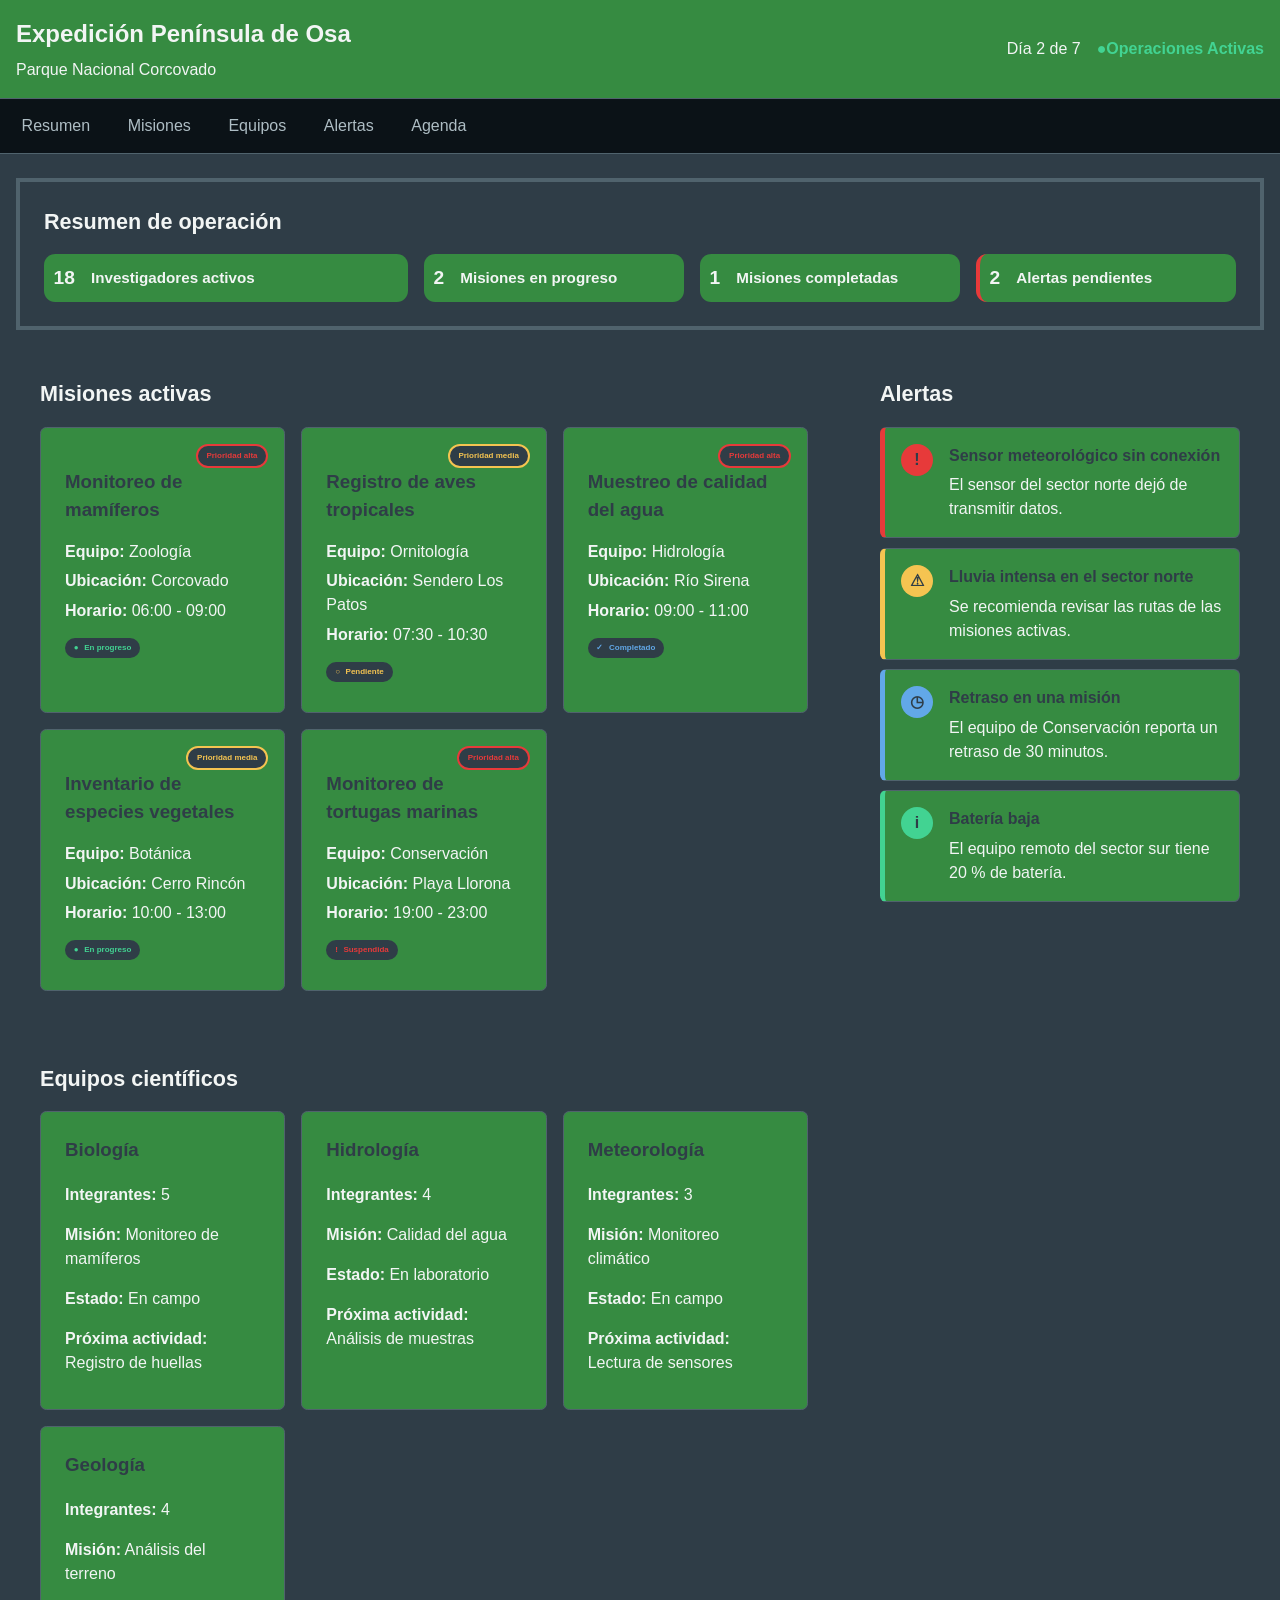
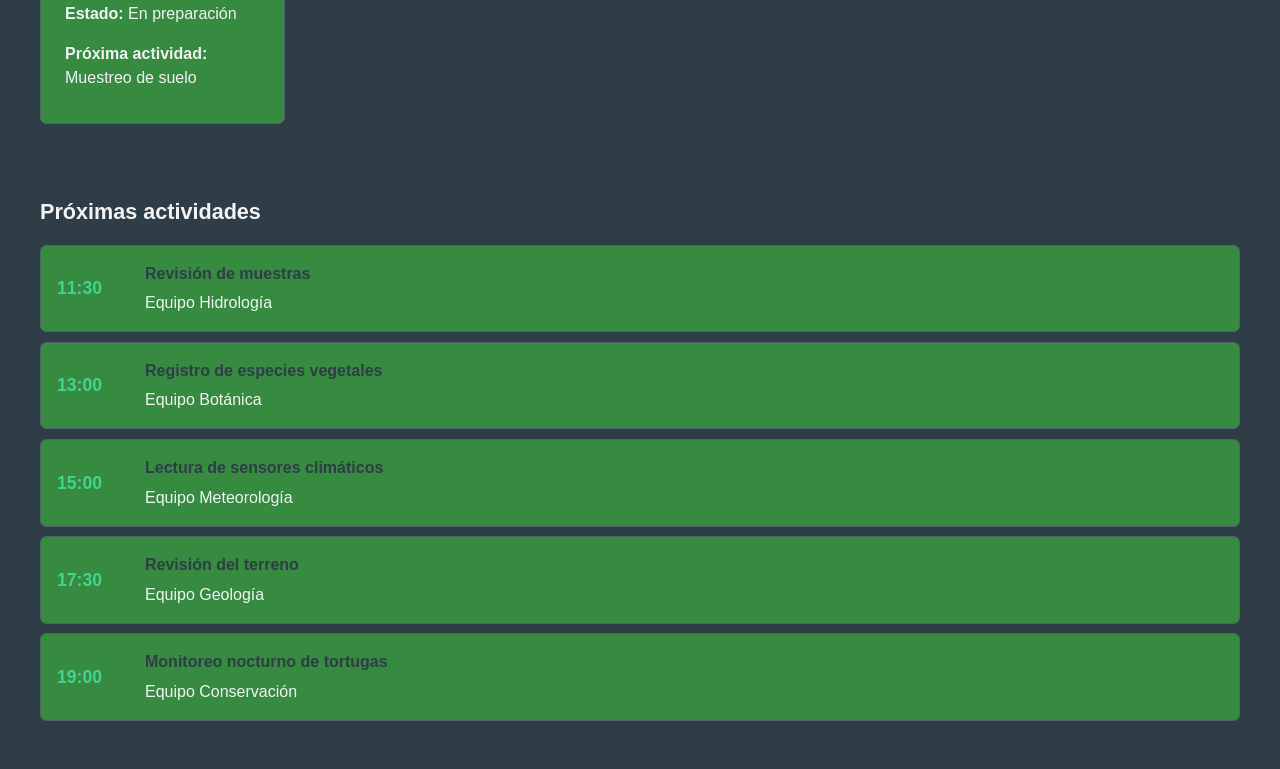
<file: caso1/index.html>
<!DOCTYPE html>
<html lang="es">

<head>
    <meta charset="UTF-8">
    <meta name="viewport" content="width=device-width, initial-scale=1.0">
    <title>Expedición Península de Osa</title>
    <link rel="stylesheet" href="./css/estilos.css">
</head>

<body>
    <header class="encabezado">
        <div>
            <h1>Expedición Península de Osa</h1>
            <p>Parque Nacional Corcovado</p>
        </div>
        <div class="estado-general">
            <p>Día 2 de 7</p>
            <p><span aria-hidden="true">●</span>Operaciones Activas</p>
        </div>
    </header>
    <nav class="navegacion">
        <ul>
            <li><a href="#resumen">Resumen</a></li>
            <li><a href="#misiones">Misiones</a></li>
            <li><a href="#equipos">Equipos</a></li>
            <li><a href="#alertas">Alertas</a></li>
            <li><a href="#agenda">Agenda</a></li>
        </ul>
    </nav>
    <main class="panel-control">
        <!-- RESUMEN -->
        <section id="resumen" class="resumen">

            <h2>Resumen de operación</h2>

            <div class="indicadores">
                <article class="indicador">
                    <span class="numero">18</span>
                    <h3>Investigadores activos</h3>
                </article>

                <article class="indicador">
                    <span class="numero">2</span>
                    <h3>Misiones en progreso</h3>
                </article>

                <article class="indicador">
                    <span class="numero">1</span>
                    <h3>Misiones completadas</h3>
                </article>

                <article class="indicador indicador-alerta">
                    <span class="numero">2</span>
                    <h3>Alertas pendientes</h3>
                </article>
            </div>
        </section>

        <!-- MISIONES -->
        <section id="misiones" class="misiones">
            <h2>Misiones activas</h2>

            <div class="misiones-grid">

                <article class="mision prioridad-alta">
                    <span class="prioridad">Prioridad alta</span>
                    <h3>Monitoreo de mamíferos</h3>
                    <p><strong>Equipo:</strong> Zoología</p>
                    <p><strong>Ubicación:</strong> Corcovado</p>
                    <p><strong>Horario:</strong> 06:00 - 09:00</p>
                    <p>
                        <span class="estado estado-progreso">
                            <span aria-hidden="true">●</span>
                            En progreso
                        </span>
                    </p>
                </article>

                <article class="mision prioridad-media">
                    <span class="prioridad">Prioridad media</span>
                    <h3>Registro de aves tropicales</h3>
                    <p><strong>Equipo:</strong> Ornitología</p>
                    <p><strong>Ubicación:</strong> Sendero Los Patos</p>
                    <p><strong>Horario:</strong> 07:30 - 10:30</p>
                    <p>
                        <span class="estado estado-pendiente">
                            <span aria-hidden="true">○</span>
                            Pendiente
                        </span>
                    </p>
                </article>

                <article class="mision prioridad-alta">
                    <span class="prioridad">Prioridad alta</span>
                    <h3>Muestreo de calidad del agua</h3>
                    <p><strong>Equipo:</strong> Hidrología</p>
                    <p><strong>Ubicación:</strong> Río Sirena</p>
                    <p><strong>Horario:</strong> 09:00 - 11:00</p>
                    <p>
                        <span class="estado estado-completado">
                            <span aria-hidden="true">✓</span>
                            Completado
                        </span>
                    </p>
                </article>

                <article class="mision prioridad-media">
                    <span class="prioridad">Prioridad media</span>
                    <h3>Inventario de especies vegetales</h3>
                    <p><strong>Equipo:</strong> Botánica</p>
                    <p><strong>Ubicación:</strong> Cerro Rincón</p>
                    <p><strong>Horario:</strong> 10:00 - 13:00</p>
                    <p>
                        <span class="estado estado-progreso">
                            <span aria-hidden="true">●</span>
                            En progreso
                        </span>
                    </p>
                </article>

                <article class="mision prioridad-alta">
                    <span class="prioridad">Prioridad alta</span>
                    <h3>Monitoreo de tortugas marinas</h3>
                    <p><strong>Equipo:</strong> Conservación</p>
                    <p><strong>Ubicación:</strong> Playa Llorona</p>
                    <p><strong>Horario:</strong> 19:00 - 23:00</p>
                    <p>
                        <span class="estado estado-suspendido">
                            <span aria-hidden="true">!</span>
                            Suspendida
                        </span>
                    </p>
                </article>

            </div>
        </section>

        <!-- EQUIPOS -->
        <section id="equipos" class="equipos">
            <h2>Equipos científicos</h2>

            <div class="equipos-grid">

                <article class="equipo">
                    <h3>Biología</h3>
                    <p><strong>Integrantes:</strong> 5</p>
                    <p><strong>Misión:</strong> Monitoreo de mamíferos</p>
                    <p><strong>Estado:</strong> En campo</p>
                    <p><strong>Próxima actividad:</strong> Registro de huellas</p>
                </article>

                <article class="equipo">
                    <h3>Hidrología</h3>
                    <p><strong>Integrantes:</strong> 4</p>
                    <p><strong>Misión:</strong> Calidad del agua</p>
                    <p><strong>Estado:</strong> En laboratorio</p>
                    <p><strong>Próxima actividad:</strong> Análisis de muestras</p>
                </article>

                <article class="equipo">
                    <h3>Meteorología</h3>
                    <p><strong>Integrantes:</strong> 3</p>
                    <p><strong>Misión:</strong> Monitoreo climático</p>
                    <p><strong>Estado:</strong> En campo</p>
                    <p><strong>Próxima actividad:</strong> Lectura de sensores</p>
                </article>

                <article class="equipo">
                    <h3>Geología</h3>
                    <p><strong>Integrantes:</strong> 4</p>
                    <p><strong>Misión:</strong> Análisis del terreno</p>
                    <p><strong>Estado:</strong> En preparación</p>
                    <p><strong>Próxima actividad:</strong> Muestreo de suelo</p>
                </article>

            </div>
        </section>

        <!-- ALERTAS -->
        <section id="alertas" class="alertas">
            <h2>Alertas</h2>

            <div class="alertas-lista">

                <article class="alerta alerta-critica">
                    <span class="alerta-icono" aria-hidden="true">!</span>
                    <div>
                        <h3>Sensor meteorológico sin conexión</h3>
                        <p>El sensor del sector norte dejó de transmitir datos.</p>
                    </div>
                </article>

                <article class="alerta alerta-alta">
                    <span class="alerta-icono" aria-hidden="true">⚠</span>
                    <div>
                        <h3>Lluvia intensa en el sector norte</h3>
                        <p>Se recomienda revisar las rutas de las misiones activas.</p>
                    </div>
                </article>

                <article class="alerta alerta-media">
                    <span class="alerta-icono" aria-hidden="true">◷</span>
                    <div>
                        <h3>Retraso en una misión</h3>
                        <p>El equipo de Conservación reporta un retraso de 30 minutos.</p>
                    </div>
                </article>

                <article class="alerta alerta-info">
                    <span class="alerta-icono" aria-hidden="true">i</span>
                    <div>
                        <h3>Batería baja</h3>
                        <p>El equipo remoto del sector sur tiene 20 % de batería.</p>
                    </div>
                </article>

            </div>
        </section>

        <!-- AGENDA -->
        <section id="agenda" class="agenda">
            <h2>Próximas actividades</h2>

            <div class="agenda-lista">

                <article class="actividad">
                    <time datetime="2026-09-20T11:30">11:30</time>
                    <div>
                        <h3>Revisión de muestras</h3>
                        <p>Equipo Hidrología</p>
                    </div>
                </article>

                <article class="actividad">
                    <time datetime="2026-09-20T13:00">13:00</time>
                    <div>
                        <h3>Registro de especies vegetales</h3>
                        <p>Equipo Botánica</p>
                    </div>
                </article>

                <article class="actividad">
                    <time datetime="2026-09-20T15:00">15:00</time>
                    <div>
                        <h3>Lectura de sensores climáticos</h3>
                        <p>Equipo Meteorología</p>
                    </div>
                </article>

                <article class="actividad">
                    <time datetime="2026-09-20T17:30">17:30</time>
                    <div>
                        <h3>Revisión del terreno</h3>
                        <p>Equipo Geología</p>
                    </div>
                </article>

                <article class="actividad">
                    <time datetime="2026-09-20T19:00">19:00</time>
                    <div>
                        <h3>Monitoreo nocturno de tortugas</h3>
                        <p>Equipo Conservación</p>
                    </div>
                </article>

            </div>
        </section>

    </main>
</body>

</html>
</file>
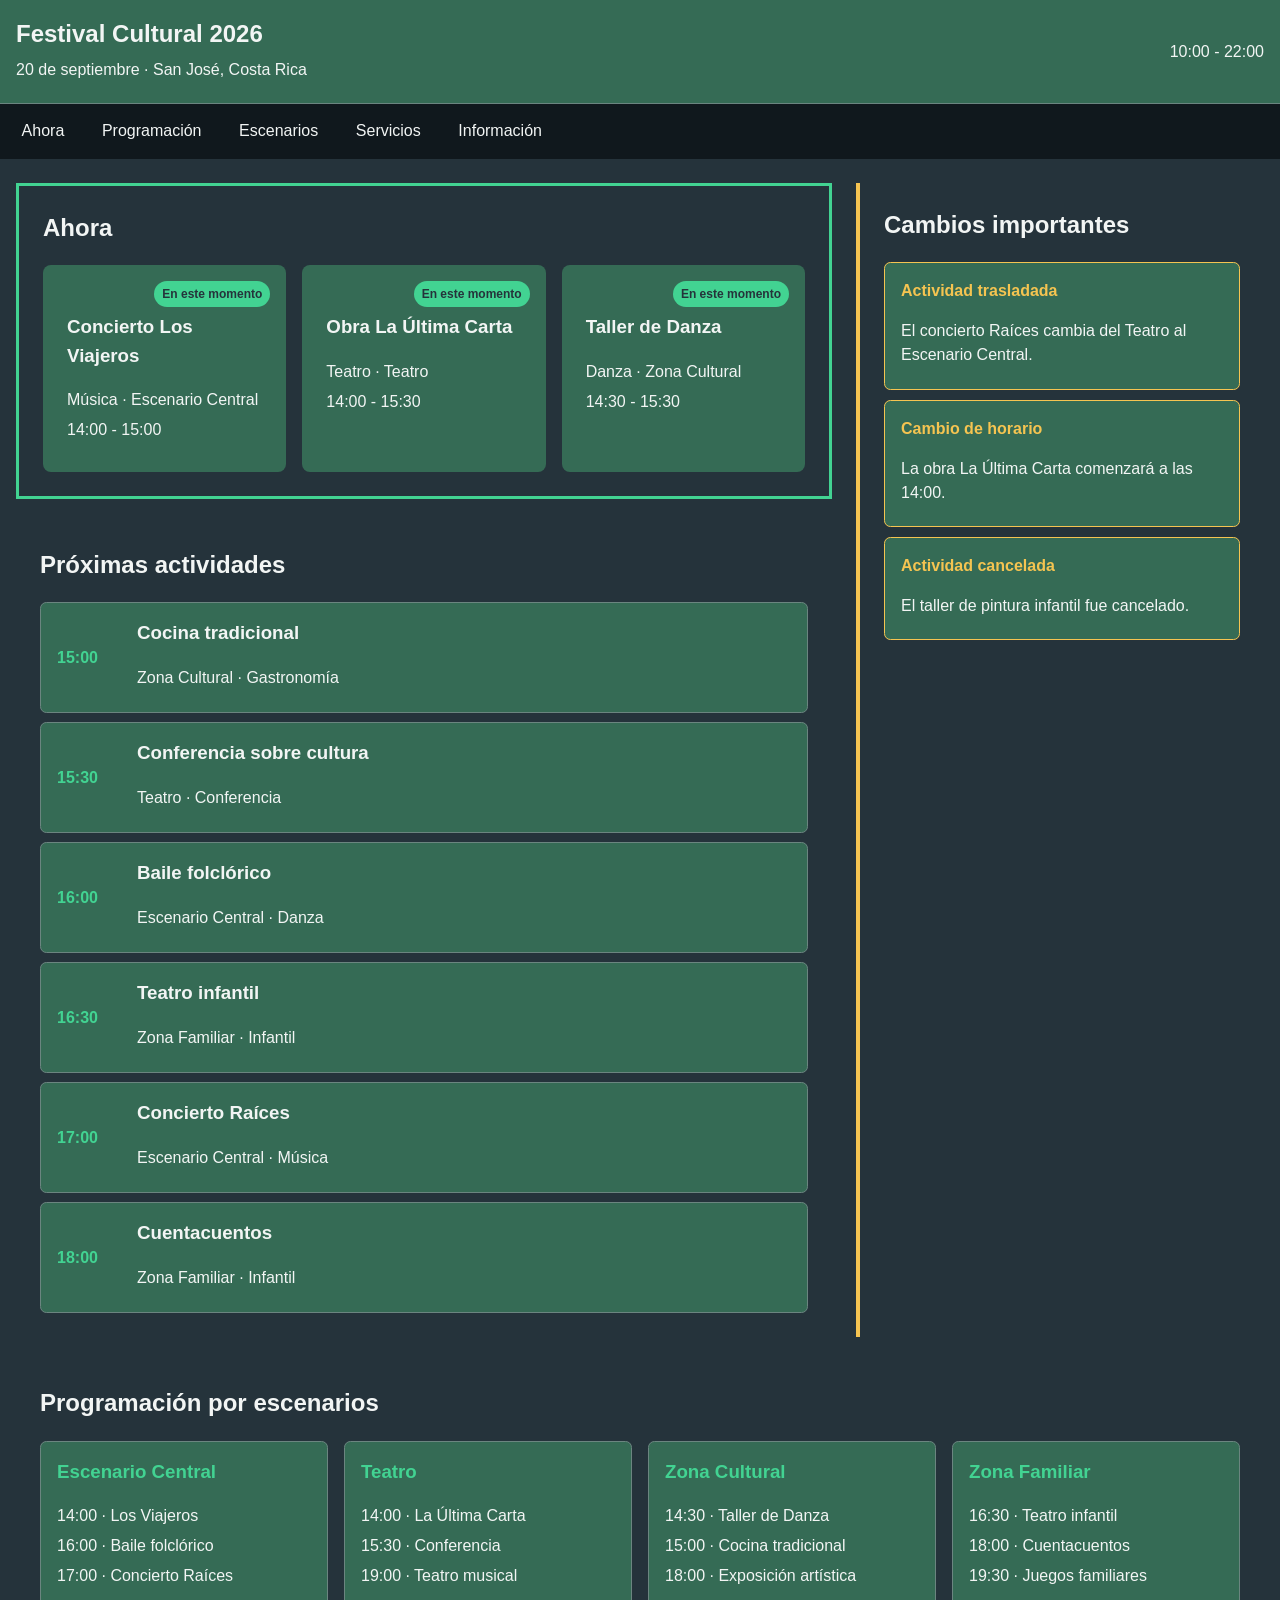
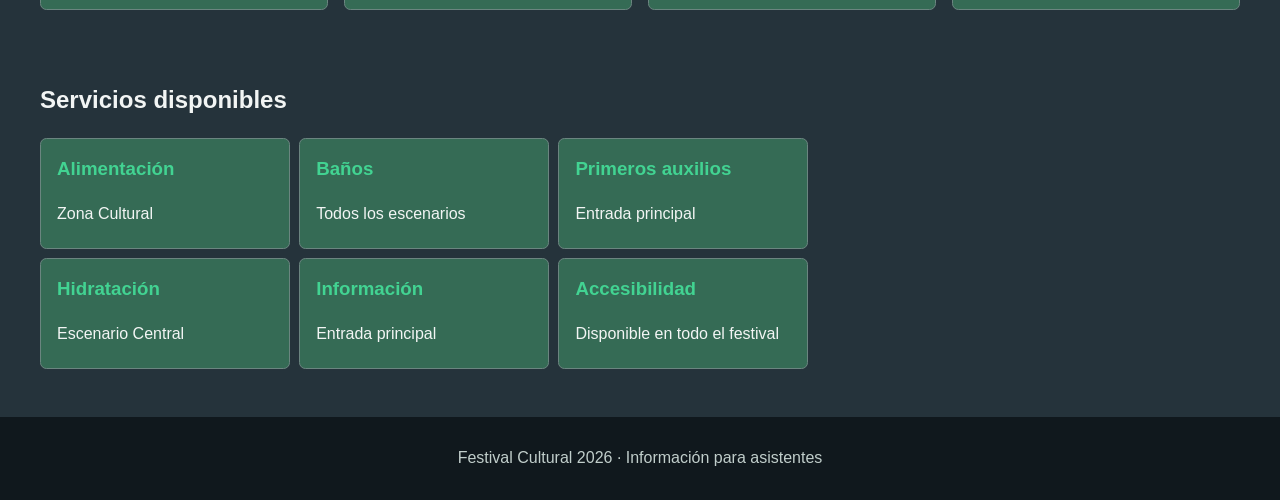
<file: caso2/index.html>
<!DOCTYPE html>
<html lang="es">

<head>
    <meta charset="UTF-8">
    <meta name="viewport" content="width=device-width, initial-scale=1.0">
    <title>Festival Cultural 2026</title>
    <link rel="stylesheet" href="./css/estilos.css">
</head>

<body>

    <header class="encabezado">
        <div>
            <h1>Festival Cultural 2026</h1>
            <p>20 de septiembre · San José, Costa Rica</p>
        </div>
        <p>10:00 - 22:00</p>
    </header>

    <nav class="navegacion">
        <ul>
            <li><a href="#ahora">Ahora</a></li>
            <li><a href="#programacion">Programación</a></li>
            <li><a href="#escenarios">Escenarios</a></li>
            <li><a href="#servicios">Servicios</a></li>
            <li><a href="#informacion">Información</a></li>
        </ul>
    </nav>

    <main class="festival">

        <!-- AHORA -->
        <section id="ahora" class="ahora">
            <h2>Ahora</h2>

            <div class="ahora-grid">

                <article class="actividad actual">
                    <span class="estado">En este momento</span>
                    <h3>Concierto Los Viajeros</h3>
                    <p>Música · Escenario Central</p>
                    <p>14:00 - 15:00</p>
                </article>

                <article class="actividad actual">
                    <span class="estado">En este momento</span>
                    <h3>Obra La Última Carta</h3>
                    <p>Teatro · Teatro</p>
                    <p>14:00 - 15:30</p>
                </article>

                <article class="actividad actual">
                    <span class="estado">En este momento</span>
                    <h3>Taller de Danza</h3>
                    <p>Danza · Zona Cultural</p>
                    <p>14:30 - 15:30</p>
                </article>

            </div>
        </section>

        <!-- PRÓXIMAS -->
        <section class="proximas">
            <h2>Próximas actividades</h2>

            <div class="lista">

                <article>
                    <time datetime="2026-09-20T15:00">15:00</time>
                    <div>
                        <h3>Cocina tradicional</h3>
                        <p>Zona Cultural · Gastronomía</p>
                    </div>
                </article>

                <article>
                    <time datetime="2026-09-20T15:30">15:30</time>
                    <div>
                        <h3>Conferencia sobre cultura</h3>
                        <p>Teatro · Conferencia</p>
                    </div>
                </article>

                <article>
                    <time datetime="2026-09-20T16:00">16:00</time>
                    <div>
                        <h3>Baile folclórico</h3>
                        <p>Escenario Central · Danza</p>
                    </div>
                </article>

                <article>
                    <time datetime="2026-09-20T16:30">16:30</time>
                    <div>
                        <h3>Teatro infantil</h3>
                        <p>Zona Familiar · Infantil</p>
                    </div>
                </article>

                <article>
                    <time datetime="2026-09-20T17:00">17:00</time>
                    <div>
                        <h3>Concierto Raíces</h3>
                        <p>Escenario Central · Música</p>
                    </div>
                </article>

                <article>
                    <time datetime="2026-09-20T18:00">18:00</time>
                    <div>
                        <h3>Cuentacuentos</h3>
                        <p>Zona Familiar · Infantil</p>
                    </div>
                </article>

            </div>
        </section>

        <!-- CAMBIOS -->
        <aside class="cambios">
            <h2>Cambios importantes</h2>

            <article class="cambio">
                <h3>Actividad trasladada</h3>
                <p>El concierto Raíces cambia del Teatro al Escenario Central.</p>
            </article>

            <article class="cambio">
                <h3>Cambio de horario</h3>
                <p>La obra La Última Carta comenzará a las 14:00.</p>
            </article>

            <article class="cambio">
                <h3>Actividad cancelada</h3>
                <p>El taller de pintura infantil fue cancelado.</p>
            </article>
        </aside>

        <!-- ESCENARIOS -->
        <section id="escenarios" class="escenarios">
            <h2>Programación por escenarios</h2>

            <div class="escenarios-grid">

                <article>
                    <h3>Escenario Central</h3>
                    <p>14:00 · Los Viajeros</p>
                    <p>16:00 · Baile folclórico</p>
                    <p>17:00 · Concierto Raíces</p>
                </article>

                <article>
                    <h3>Teatro</h3>
                    <p>14:00 · La Última Carta</p>
                    <p>15:30 · Conferencia</p>
                    <p>19:00 · Teatro musical</p>
                </article>

                <article>
                    <h3>Zona Cultural</h3>
                    <p>14:30 · Taller de Danza</p>
                    <p>15:00 · Cocina tradicional</p>
                    <p>18:00 · Exposición artística</p>
                </article>

                <article>
                    <h3>Zona Familiar</h3>
                    <p>16:30 · Teatro infantil</p>
                    <p>18:00 · Cuentacuentos</p>
                    <p>19:30 · Juegos familiares</p>
                </article>

            </div>
        </section>

        <!-- SERVICIOS -->
        <section id="servicios" class="servicios">
            <h2>Servicios disponibles</h2>

            <div class="servicios-grid">
                <article><h3>Alimentación</h3><p>Zona Cultural</p></article>
                <article><h3>Baños</h3><p>Todos los escenarios</p></article>
                <article><h3>Primeros auxilios</h3><p>Entrada principal</p></article>
                <article><h3>Hidratación</h3><p>Escenario Central</p></article>
                <article><h3>Información</h3><p>Entrada principal</p></article>
                <article><h3>Accesibilidad</h3><p>Disponible en todo el festival</p></article>
            </div>
        </section>

    </main>

    <footer>
        <p>Festival Cultural 2026 · Información para asistentes</p>
    </footer>

</body>
</html>
</file>
<file: caso1/css/estilos.css>
:root {
    --color-blanco: #ffffff;
    --color-rojo: #e73a3a;
    --color-verde: #42d392;
    --color-amarillo: #f5c451;
    --color-azul: #62a8e8;

    --color-superficie: #368b41;
    --color-superficie-clara: #49be59;
    --color-borde: #50636d;
    --color-texto: #f2f5f4;
    --color-texto-secundario: #aebdc4;
    --color-fondo-body: #2f3d47;

    --espacio-xs: 0.35rem;
    --espacio-sm: 0.6rem;
    --espacio-md: 1rem;
    --espacio-lg: 1.5rem;
    --espacio-xl: 2rem;
}

/* CONFIGURACIÓN GENERAL */
* {
    box-sizing: border-box;
}


body {
    margin: 0;
    background-color: var(--color-fondo-body);
    font-family: "Segoe UI", sans-serif;
    line-height: 1.5;
    color: var(--color-texto);
}


h1,
h2,
h3 {
    margin-top: 0;
}

p {
    margin-bottom: var(--espacio-sm);
}


/* ENCABEZADO */
.encabezado {
    position: sticky;
    top: 0;
    z-index: 100;

    display: flex;
    flex-direction: row;
    gap: var(--espacio-md);
    align-items: center;
    justify-content: space-between;

    padding: var(--espacio-md);

    background-color: var(--color-superficie);
    border-bottom: 1px solid var(--color-borde);
    color: var(--color-texto);

}

.encabezado h1 {
    margin-bottom: var(--espacio-xs);
    font-size: 1.5rem;
}

.encabezado p {
    margin: 0;

}

.estado-general {
    display: flex;
    flex-wrap: wrap;
    gap: var(--espacio-md);
}

.estado-general p:last-child {
    font-weight: 700;
    color: var(--color-verde);
}

/* NAVEGACIÓN */
.navegacion {
    background-color: #0b1217;
    border-bottom: 1px solid var(--color-borde);
    position: sticky;
    top: 98.4px;
    z-index: 10;
}

.navegacion ul {
    display: flex;
    flex-wrap: wrap;
    gap: var(--espacio-xs);

    margin: 0;
    padding: var(--espacio-xs);

    list-style: none;
}

.navegacion a {
    display: block;

    padding: var(--espacio-sm) var(--espacio-md);

    color: var(--color-texto-secundario);
    text-decoration: none;
    border-radius: 0.4rem;
}

.navegacion a:hover,
.navegacion a:focus {
    background-color: var(--color-superficie-clara);
    color: var(--color-blanco);
}

/* LAYOUT PRINCIPAL */
.panel-control {
    display: grid;
    grid-template-columns: 1fr;
    gap: var(--espacio-lg);

    width: min(100% - 2rem, 2000px);
    margin: 0 auto;
    padding: var(--espacio-lg) 0;
}

.panel-control>section {
    min-width: 0;
}

.panel-control h2 {
    margin-bottom: var(--espacio-md);
    font-size: 1.35rem;
}

/* RESUMEN */
.resumen {
    padding: var(--espacio-lg);

    border: 4px solid var(--color-borde);
}

.indicadores {
    display: flex;
    flex-direction: column;
    gap: var(--espacio-md);
}

.indicador {
    display: flex;
    align-items: center;
    gap: var(--espacio-md);

    padding: var(--espacio-sm);

    background-color: var(--color-superficie);
    border-radius: 0.7rem;
}

.indicador .numero {
    font-size: 1.2rem;
    font-weight: 800;
}

.indicador h3 {
    margin: 0;
    font-size: 0.95rem;
}

.indicador-alerta {
    border-left: 4px solid var(--color-rojo);
}

/* MISIONES */

.misiones {
    min-width: 0;
    padding: var(--espacio-lg);
}

.misiones-grid {
    display: grid;
    grid-template-columns: 1fr;
    gap: var(--espacio-md);
}

.mision {
    position: relative;

    min-width: 0;
    padding: var(--espacio-lg);
    padding-top: 2.5rem;

    background-color: var(--color-superficie);
    border: 1px solid var(--color-borde);
    border-radius: 0.4rem;
}

.mision h3 {
    margin-bottom: var(--espacio-md);
    color: var(--color-fondo-body);
}

.mision p {
    margin: var(--espacio-xs) 0;
    color: var(--color-texto);
}

.prioridad {
    position: absolute;
    top: var(--espacio-md);
    right: var(--espacio-md);

    padding: 0.25rem 0.55rem;

    border: 2px solid currentColor;
    border-radius: 999px;

    font-size: 0.5rem;
    font-weight: 800;
    background-color: var(--color-fondo-body);

}

.prioridad-alta .prioridad {
    color: var(--color-rojo);
}

.prioridad-media .prioridad {
    color: var(--color-amarillo);
}

.estado {
    display: inline-flex;
    align-items: center;
    gap: var(--espacio-xs);

    margin-top: var(--espacio-sm);

    font-size: 0.5rem;
    font-weight: 700;
    background-color: var(--color-fondo-body);
    border-radius: 999px;
    padding: 0.25rem 0.55rem;
}

.estado-progreso {
    color: var(--color-verde);
}

.estado-pendiente {
    color: var(--color-amarillo);
}

.estado-completado {
    color: var(--color-azul);
}

.estado-suspendido {
    color: var(--color-rojo);
}

/* EQUIPOS */
.equipos {
    min-width: 0;
    padding: var(--espacio-lg);
}

.equipos-grid {
    display: grid;
    grid-template-columns: 1fr;
    gap: var(--espacio-md);
}

.equipo {
    min-width: 0;
    padding: var(--espacio-lg);

    background-color: var(--color-superficie);
    border: 1px solid var(--color-borde);
    border-radius: 0.4rem;
    ;
}

.equipo h3 {
    color: var(--color-fondo-body);
}

.equipo p {
    color: var(--color-texto);
}


/* ALERTAS */

.alertas {
    min-width: 0;
    padding: var(--espacio-lg);
}

.alertas-lista {
    display: flex;
    flex-direction: column;
    gap: var(--espacio-sm);
}

.alerta {
    display: flex;
    align-items: flex-start;
    gap: var(--espacio-md);

    min-width: 0;
    padding: var(--espacio-md);

    background-color: var(--color-superficie);
    border: 1px solid var(--color-borde);
    border-left-width: 5px;
    border-radius: 0.4rem;
}

.alerta h3 {
    color: var(--color-fondo-body);
    margin-bottom: var(--espacio-xs);
    font-size: 1rem;
}

.alerta p {
    margin: 0;
    color: var(--color-texto);
}

.alerta-icono {
    display: flex;
    flex: 0 0 2rem;
    align-items: center;
    justify-content: center;

    width: 2rem;
    height: 2rem;

    border-radius: 50%;
    font-weight: 800;
}

.alerta-critica {
    border-left-color: var(--color-rojo);
}

.alerta-critica .alerta-icono {
    background-color: var(--color-rojo);
    color: var(--color-fondo-body);
}

.alerta-alta {
    border-left-color: var(--color-amarillo);
}

.alerta-alta .alerta-icono {
    background-color: var(--color-amarillo);
    color: var(--color-fondo-body);
}

.alerta-media {
    border-left-color: var(--color-azul);
}

.alerta-media .alerta-icono {
    background-color: var(--color-azul);
    color: var(--color-fondo-body);
}

.alerta-info {
    border-left-color: var(--color-verde);
}

.alerta-info .alerta-icono {
    background-color: var(--color-verde);
    color: var(--color-fondo-body);
}


/* AGENDA */

.agenda {
    min-width: 0;
    padding: var(--espacio-lg);
}

.agenda-lista {
    display: flex;
    flex-direction: column;
    gap: var(--espacio-sm);
}

.actividad {
    display: flex;
    align-items: center;
    gap: var(--espacio-md);

    min-width: 0;
    padding: var(--espacio-md);

    background-color: var(--color-superficie);
    border: 1px solid var(--color-borde);
    border-radius: 0.4rem;
}

.actividad time {
    flex: 0 0 4.5rem;

    font-size: 1.1rem;
    font-weight: 800;
    color: var(--color-verde);
}

.actividad h3 {
    color: var(--color-fondo-body);
    margin-bottom: var(--espacio-xs);
    font-size: 1rem;
}

.actividad p {
    margin: 0;
    color: var(--color-texto);
}


/* TABLETA */

@media (min-width: 48rem) {

    .encabezado {
        flex-direction: row;
        align-items: center;
        justify-content: space-between;
    }

    .indicadores {
        display: grid;
        grid-template-columns: repeat(2, 1fr);
    }

    .misiones-grid {
        grid-template-columns: repeat(2, minmax(0, 1fr));
    }

    .equipos-grid {
        grid-template-columns: repeat(2, minmax(0, 1fr));
    }

    .alertas-lista {
        display: grid;
        grid-template-columns: repeat(2, minmax(0, 1fr));
    }
}


/* ESCRITORIO*/

@media (min-width: 64rem) {

    .panel-control {
        grid-template-columns: minmax(0, 2fr) minmax(280px, 1fr);
        align-items: start;
    }

    .resumen {
        grid-column: 1 / -1;
    }

    .misiones {
        grid-column: 1;
        grid-row: 2;
    }

    .equipos {
        grid-column: 1;
        grid-row: 3;
    }

    .alertas {
        grid-column: 2;
        grid-row: 2 / 4;
    }

    .agenda {
        grid-column: 1 / -1;
        grid-row: 4;
    }

    .misiones-grid {
        grid-template-columns: repeat(2, minmax(0, 1fr));
    }

    .indicadores {
        grid-template-columns: 1.4fr 1fr 1fr 1fr;
    }

    .equipos-grid {
        grid-template-columns: 1fr 1fr 1fr;
    }
}


/* PANTALLAS GRANDES */

@media (min-width: 80rem) {


    .misiones-grid {
        grid-template-columns: 1fr 1fr 1fr;
    }

    .equipos-grid {
        grid-template-columns: 1fr 1fr 1fr;
    }
}


@media (min-width: 64rem) and (max-width: 1446px) {
    .alertas-lista {
        display: grid;
        grid-template-columns: 1fr;
    }
}
</file>
<file: caso2/css/estilos.css>
:root {
    --blanco: #ffffff;
    --fondo: #25333b;
    --superficie: #356b55;
    --superficie-clara: #43866a;
    --borde: #6b8580;
    --texto: #f2f5f4;
    --secundario: #c1cecb;
    --amarillo: #f5c451;
    --rojo: #e73a3a;
    --verde: #42d392;

    --xs: 0.35rem;
    --sm: 0.6rem;
    --md: 1rem;
    --lg: 1.5rem;
}

* {
    box-sizing: border-box;
}

body {
    margin: 0;
    background: var(--fondo);
    color: var(--texto);
    font-family: "Segoe UI", sans-serif;
    line-height: 1.5;
}

h1,
h2,
h3 {
    margin-top: 0;
}

p {
    margin: var(--xs) 0;
}


/* ENCABEZADO */

.encabezado {
    position: sticky;
    top: 0;
    z-index: 10;

    display: flex;
    flex-direction: column;
    gap: var(--sm);

    padding: var(--md);

    background: var(--superficie);
    border-bottom: 1px solid var(--borde);
}

.encabezado h1 {
    margin-bottom: var(--xs);
    font-size: 1.5rem;
}


/* NAVEGACIÓN */

.navegacion {
    background: #10181d;
    position: sticky;
    top: 98.4px;
    z-index: 10;
}

.navegacion ul {
    display: flex;
    flex-wrap: wrap;
    gap: var(--xs);

    margin: 0;
    padding: var(--xs);

    list-style: none;
}

.navegacion a {
    display: block;
    padding: var(--sm) var(--md);

    color: var(--texto);
    text-decoration: none;
    border-radius: 0.4rem;
}

.navegacion a:hover,
.navegacion a:focus {
    background: var(--superficie-clara);
}


/* LAYOUT */

.festival {
    display: grid;
    grid-template-columns: 1fr;
    gap: var(--lg);

    width: min(100% - 2rem, 1600px);
    margin: auto;
    padding: var(--lg) 0;
}

.festival>section,
.cambios {
    min-width: 0;
    padding: var(--lg);
}

/* AHORA */

.ahora {
    border: 3px solid var(--verde);
}

.ahora-grid {
    display: flex;
    flex-direction: column;
    gap: var(--md);
}

.actividad {
    position: relative;
    padding: var(--lg);
    padding-top: 3rem;

    background: var(--superficie);
    border-radius: 0.5rem;
}

.estado {
    position: absolute;
    top: var(--md);
    right: var(--md);

    padding: 0.25rem 0.5rem;

    background: var(--verde);
    color: var(--fondo);
    border-radius: 999px;

    font-size: 0.75rem;
    font-weight: 700;
}


/* LISTAS */

.lista {
    display: flex;
    flex-direction: column;
    gap: var(--sm);
}

.lista article {
    display: flex;
    align-items: center;
    gap: var(--md);

    padding: var(--md);

    background: var(--superficie);
    border: 1px solid var(--borde);
    border-radius: 0.4rem;
}

.lista time {
    flex: 0 0 4rem;

    font-weight: 800;
    color: var(--verde);
}


/* CAMBIOS */

.cambios {
    border-left: 4px solid var(--amarillo);
}

.cambio {
    margin-bottom: var(--sm);
    padding: var(--md);

    background: var(--superficie);
    border: 1px solid var(--amarillo);
    border-radius: 0.4rem;
}

.cambio h3 {
    color: var(--amarillo);
    font-size: 1rem;
}


/* ESCENARIOS */

.escenarios-grid {
    display: grid;
    grid-template-columns: 1fr;
    gap: var(--md);
}

.escenarios-grid article,
.servicios-grid article {
    padding: var(--md);

    background: var(--superficie);
    border: 1px solid var(--borde);
    border-radius: 0.4rem;
}

.escenarios-grid h3,
.servicios-grid h3 {
    color: var(--verde);
}


/* SERVICIOS */

.servicios-grid {
    display: flex;
    flex-direction: column;
    gap: var(--sm);
}


/* FOOTER */

footer {
    padding: var(--lg);
    text-align: center;
    background: #10181d;
    color: var(--secundario);
}


/* TABLETA */

@media (min-width: 38rem) {

    .encabezado {
        flex-direction: row;
        align-items: center;
        justify-content: space-between;
    }

    .ahora-grid {
        display: grid;
        grid-template-columns: repeat(2, minmax(0, 1fr));
    }

    .escenarios-grid {
        grid-template-columns: repeat(2, minmax(0, 1fr));
    }

    .servicios-grid {
        display: grid;
        grid-template-columns: repeat(2, minmax(0, 1fr));
    }
}


/* ESCRITORIO */

@media (min-width: 64rem) {

    .festival {
        grid-template-columns: minmax(0, 2fr) minmax(280px, 1fr);
    }

    .ahora {
        grid-column: 1;
    }

    .proximas {
        grid-column: 1;
    }

    .cambios {
        grid-column: 2;
        grid-row: 1 / 3;
    }

    .escenarios {
        grid-column: 1 / -1;
    }

    .servicios {
        grid-column: 1;
    }

    .informacion {
        grid-column: 2;
    }

    .ahora-grid {
        grid-template-columns: repeat(3, minmax(0, 1fr));
    }

    .escenarios-grid {
        grid-template-columns: repeat(4, minmax(0, 1fr));
    }

    .servicios-grid {
        grid-template-columns: repeat(3, minmax(0, 1fr));
    }
}
</file>
